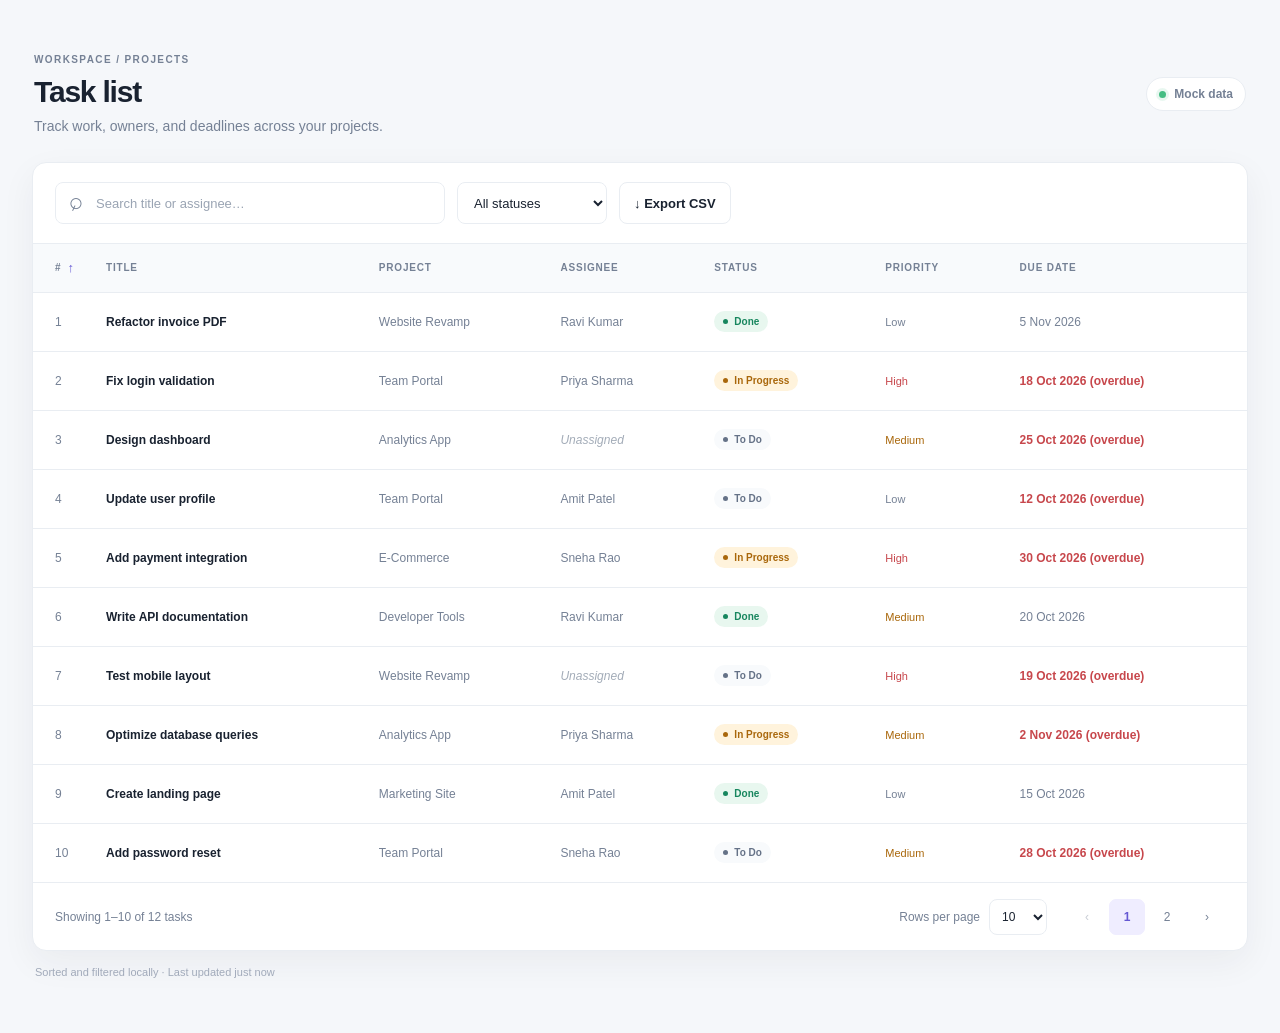
<file: index.html>
<!doctype html>
<html lang="en">
  <head>
    <meta charset="utf-8" />
    <meta name="viewport" content="width=device-width, initial-scale=1" />
    <meta
      name="description"
      content="Browse, search, sort, and manage a task list."
    />
    <title>Task List | Warm-up</title>
    <link rel="stylesheet" href="style.css" />
    <script src="script.js" defer></script>
  </head>
  <body>
    <main class="page-shell">
      <header class="page-header">
        <div>
          <p class="eyebrow">WORKSPACE / PROJECTS</p>
          <h1>Task list</h1>
          <p class="subtitle">
            Track work, owners, and deadlines across your projects.
          </p>
        </div>
        <span class="live-indicator"><span></span> Mock data</span>
      </header>

      <section class="panel" aria-label="Tasks">
        <div class="toolbar">
          <label class="search-wrap" for="search-input">
            <span class="search-icon" aria-hidden="true">⌕</span>
            <span class="visually-hidden">Search tasks</span>
            <input
              id="search-input"
              type="search"
              placeholder="Search title or assignee…"
              autocomplete="off"
            />
          </label>
          <label class="select-wrap" for="status-filter">
            <span class="visually-hidden">Filter by status</span>
            <select id="status-filter">
              <option value="all">All statuses</option>
              <option value="todo">To Do</option>
              <option value="in_progress">In Progress</option>
              <option value="done">Done</option>
            </select>
          </label>
          <button class="button button-quiet" id="export-button" type="button">
            ↓ <span>Export CSV</span>
          </button>
        </div>

        <div id="notice" class="notice" role="status" aria-live="polite">
          Loading tasks…
        </div>
        <div id="table-region" class="table-region" hidden>
          <table>
            <thead>
              <tr>
                <th scope="col" aria-sort="ascending">
                  <button class="sort-button" data-sort="id">
                    # <span class="sort-arrow">↑</span>
                  </button>
                </th>
                <th scope="col">
                  <button class="sort-button" data-sort="title">
                    Title <span class="sort-arrow"></span>
                  </button>
                </th>
                <th scope="col">
                  <button class="sort-button" data-sort="project">
                    Project <span class="sort-arrow"></span>
                  </button>
                </th>
                <th scope="col">
                  <button class="sort-button" data-sort="assignee">
                    Assignee <span class="sort-arrow"></span>
                  </button>
                </th>
                <th scope="col">
                  <button class="sort-button" data-sort="status">
                    Status <span class="sort-arrow"></span>
                  </button>
                </th>
                <th scope="col">
                  <button class="sort-button" data-sort="priority">
                    Priority <span class="sort-arrow"></span>
                  </button>
                </th>
                <th scope="col">
                  <button class="sort-button" data-sort="dueDate">
                    Due date <span class="sort-arrow"></span>
                  </button>
                </th>
              </tr>
            </thead>
            <tbody id="task-rows"></tbody>
          </table>
        </div>

        <footer class="table-footer" id="table-footer" hidden>
          <p id="summary" class="summary"></p>
          <div class="pagination-area">
            <label class="rows-control" for="page-size"
              >Rows per page
              <select id="page-size">
                <option>5</option>
                <option selected>10</option>
                <option>20</option>
              </select>
            </label>
            <nav
              class="pagination"
              id="pagination"
              aria-label="Task pages"
            ></nav>
          </div>
        </footer>
      </section>
      <p class="footnote">
        Sorted and filtered locally · Last updated just now
      </p>
    </main>
  </body>
</html>
</file>
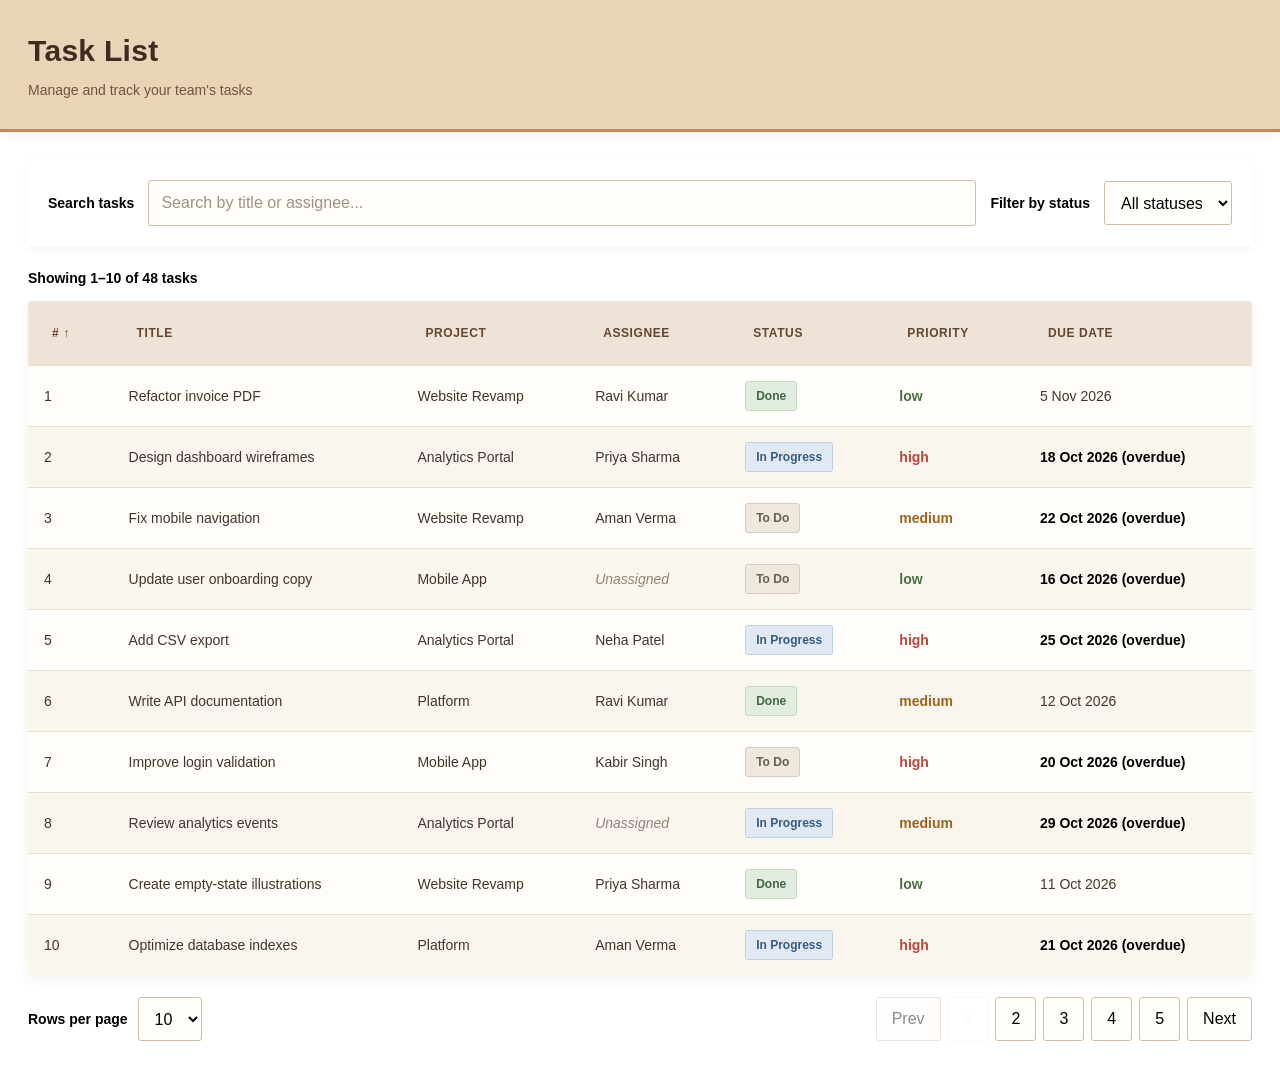
<file: ashid/index.html>
<!doctype html>
<html lang="en">
  <head>
    <meta charset="UTF-8" />
    <meta name="viewport" content="width=device-width, initial-scale=1.0" />
    <title>Task List Dashboard</title>
    <link rel="stylesheet" href="style.css" />
    <script src="script.js" defer></script>
  </head>
  <body>
    <header class="page-header">
      <h1>Task List</h1>
      <p>Manage and track your team's tasks</p>
    </header>

    <main class="container">
      <section class="toolbar" aria-label="Task controls">
        <label for="searchInput">Search tasks</label>
        <input
          type="search"
          id="searchInput"
          placeholder="Search by title or assignee..."
        />

        <label for="statusFilter">Filter by status</label>
        <select id="statusFilter">
          <option value="all">All statuses</option>
          <option value="todo">To Do</option>
          <option value="in_progress">In Progress</option>
          <option value="done">Done</option>
        </select>
      </section>

      <p id="taskSummary" aria-live="polite">Loading tasks...</p>

      <div id="errorMessage" role="alert" hidden>
        <p>Unable to load tasks.</p>
        <button id="retryButton" type="button">Try again</button>
      </div>

      <div class="table-wrapper">
        <table id="taskTable">
          <thead>
            <tr>
              <th scope="col">
                <button class="sort-button" data-sort="id">#</button>
              </th>
              <th scope="col">
                <button class="sort-button" data-sort="title">Title</button>
              </th>
              <th scope="col">
                <button class="sort-button" data-sort="project">Project</button>
              </th>
              <th scope="col">
                <button class="sort-button" data-sort="assignee">
                  Assignee
                </button>
              </th>
              <th scope="col">
                <button class="sort-button" data-sort="status">Status</button>
              </th>
              <th scope="col">
                <button class="sort-button" data-sort="priority">
                  Priority
                </button>
              </th>
              <th scope="col">
                <button class="sort-button" data-sort="dueDate">
                  Due date
                </button>
              </th>
            </tr>
          </thead>
          <tbody id="taskTableBody"></tbody>
        </table>
      </div>

      <section class="pagination" aria-label="Task pagination">
        <label for="pageSize">Rows per page</label>
        <select id="pageSize">
          <option value="5">5</option>
          <option value="10" selected>10</option>
          <option value="20">20</option>
        </select>

        <div id="pageControls"></div>
      </section>
    </main>
  </body>
</html>
</file>
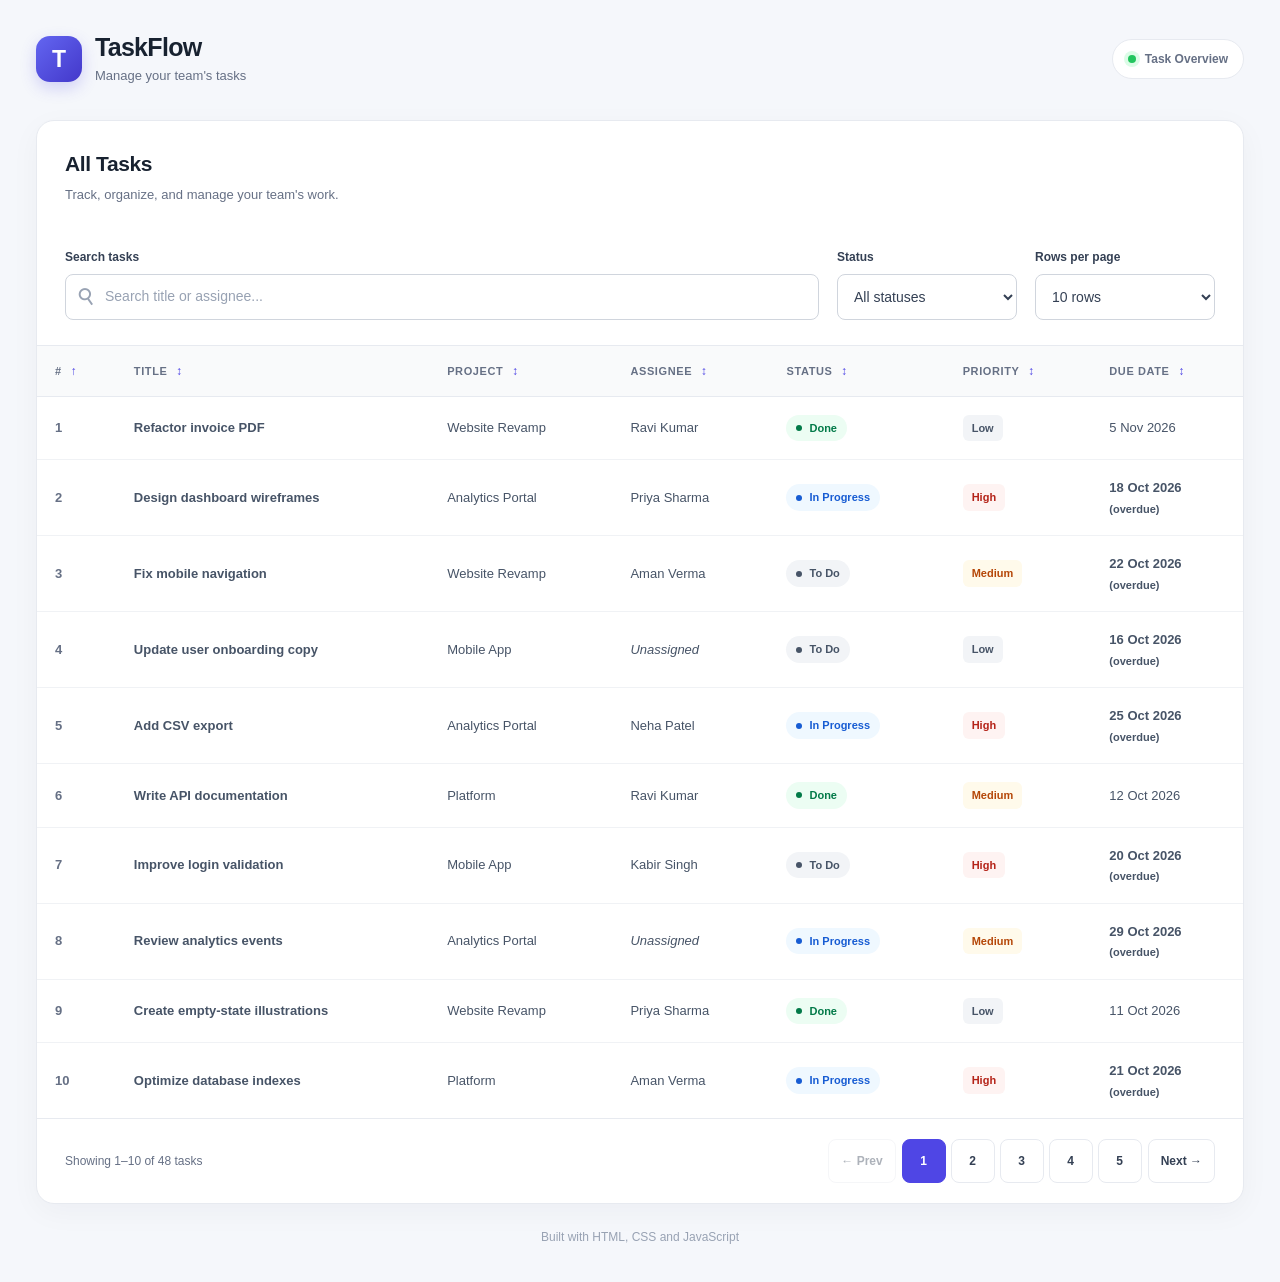
<file: chanaveer/index.html>
<!DOCTYPE html>
<html lang="en">

<head>
    <meta charset="UTF-8">

    <meta name="viewport" content="width=device-width, initial-scale=1.0">

    <title>TaskFlow | Task Manager</title>

    <link rel="stylesheet" href="style.css">

    <script src="script.js" defer></script>
</head>

<body>

    <main class="app-container">

        <!-- Page Header -->
        <header class="page-header">

            <div class="brand">
                <div class="brand-icon" aria-hidden="true">T</div>

                <div>
                    <h1>TaskFlow</h1>
                    <p class="subtitle">Manage your team's tasks</p>
                </div>
            </div>

            <div class="header-badge">
                <span class="live-dot"></span>
                Task Overview
            </div>

        </header>


        <!-- Main Content -->
        <section class="task-section" aria-labelledby="task-heading">

            <div class="section-heading">
                <div>
                    <h2 id="task-heading">All Tasks</h2>
                    <p>Track, organize, and manage your team's work.</p>
                </div>
            </div>


            <!-- Search and Filters -->
            <div class="toolbar">

                <div class="search-wrapper">

                    <label for="searchInput">Search tasks</label>

                    <div class="search-box">

                        <span class="search-icon" aria-hidden="true">
                            &#9906;
                        </span>

                        <input type="search" id="searchInput" placeholder="Search title or assignee..."
                            autocomplete="off">

                    </div>

                </div>


                <div class="filter-control">

                    <label for="statusFilter">Status</label>

                    <select id="statusFilter">

                        <option value="all">All statuses</option>

                        <option value="todo">To Do</option>

                        <option value="in_progress">In Progress</option>

                        <option value="done">Done</option>

                    </select>

                </div>


                <div class="filter-control page-size-control">

                    <label for="pageSizeSelect">Rows per page</label>

                    <select id="pageSizeSelect">

                        <option value="5">5 rows</option>

                        <option value="10" selected>10 rows</option>

                        <option value="20">20 rows</option>

                    </select>

                </div>

            </div>


            <!-- Loading and Error Messages -->
            <div id="messageContainer" class="message-container" role="status" aria-live="polite" hidden>
            </div>


            <!-- Table -->
            <div class="table-container" id="tableContainer">

                <table class="task-table">

                    <thead>
                        <tr>

                            <th data-field="id" scope="col">
                                # <span class="sort-icon" aria-hidden="true"></span>
                            </th>

                            <th data-field="title" scope="col">
                                Title <span class="sort-icon" aria-hidden="true"></span>
                            </th>

                            <th data-field="project" scope="col">
                                Project <span class="sort-icon" aria-hidden="true"></span>
                            </th>

                            <th data-field="assignee" scope="col">
                                Assignee <span class="sort-icon" aria-hidden="true"></span>
                            </th>

                            <th data-field="status" scope="col">
                                Status <span class="sort-icon" aria-hidden="true"></span>
                            </th>

                            <th data-field="priority" scope="col">
                                Priority <span class="sort-icon" aria-hidden="true"></span>
                            </th>

                            <th data-field="dueDate" scope="col">
                                Due date <span class="sort-icon" aria-hidden="true"></span>
                            </th>

                        </tr>
                    </thead>

                    <tbody id="taskTableBody"></tbody>

                </table>

            </div>


            <!-- Summary and Pagination -->
            <footer class="table-footer">

                <p id="paginationSummary" class="pagination-summary" aria-live="polite">
                    Showing 0–0 of 0 tasks
                </p>


                <nav class="pagination-controls" aria-label="Task table pagination">

                    <button type="button" id="prevBtn" class="pagination-button nav-button" aria-label="Previous page"
                        disabled>
                        &larr; Prev
                    </button>

                    <div id="pageButtons" class="page-numbers">
                    </div>

                    <button type="button" id="nextBtn" class="pagination-button nav-button" aria-label="Next page"
                        disabled>
                        Next &rarr;
                    </button>

                </nav>

            </footer>

        </section>


        <!-- Page Footer -->
        <footer class="app-footer">
            Built with HTML, CSS and JavaScript
        </footer>

    </main>

</body>

</html>
</file>
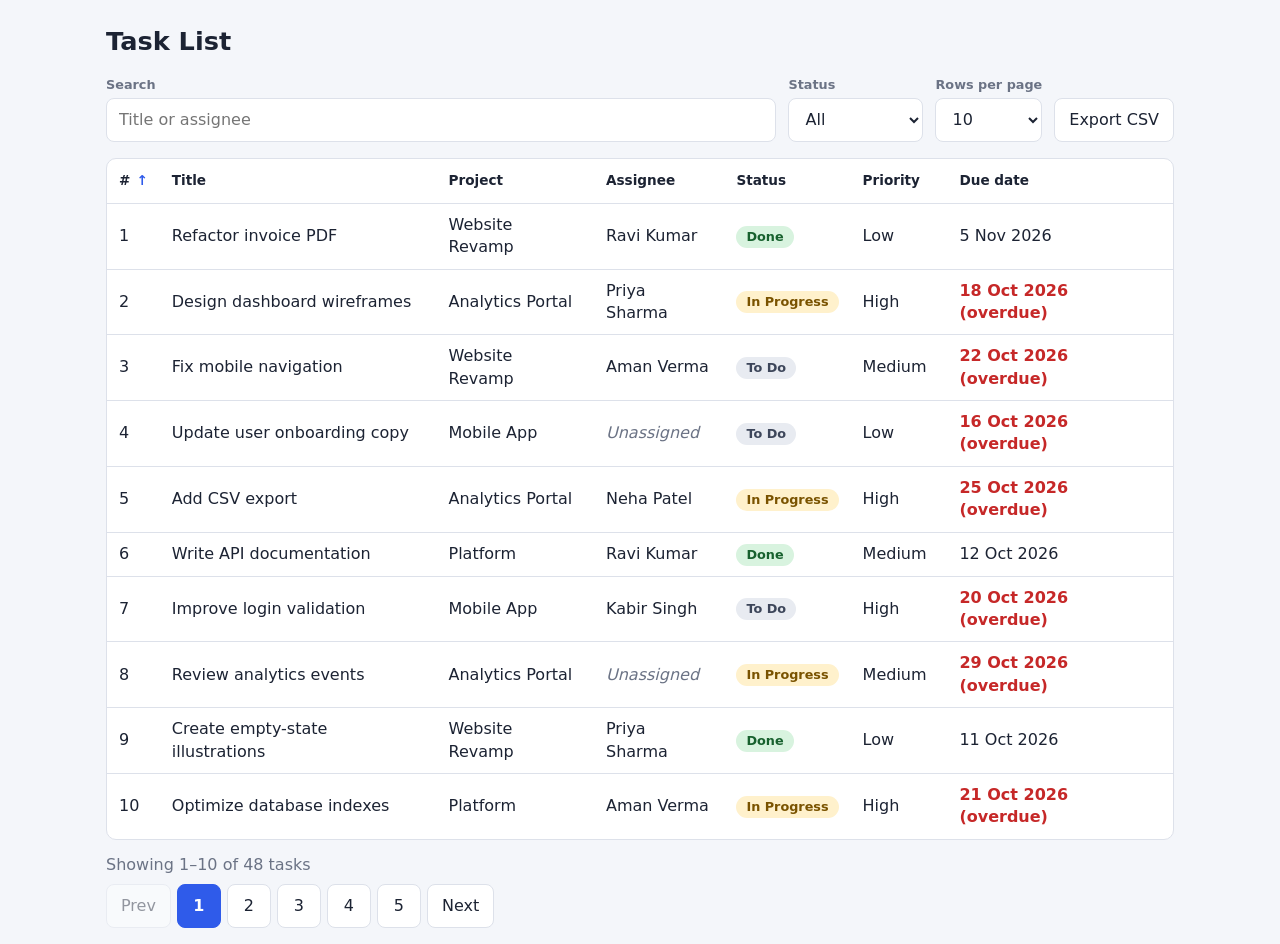
<file: js/index.html>
<!DOCTYPE html>
<html lang="en">
<head>
  <meta charset="UTF-8">
  <meta name="viewport" content="width=device-width, initial-scale=1">
  <title>Task List</title>
  <link rel="stylesheet" href="style.css">
</head>
<body>
  <main class="container">
    <h1>Task List</h1>

    <!-- Toolbar: search, filter, rows per page, export -->
    <section class="toolbar" aria-label="Search and filters">
      <div class="field grow">
        <label for="search">Search</label>
        <input type="search" id="search" placeholder="Title or assignee" autocomplete="off">
      </div>

      <div class="field">
        <label for="statusFilter">Status</label>
        <select id="statusFilter">
          <option value="all">All</option>
          <option value="todo">To Do</option>
          <option value="in_progress">In Progress</option>
          <option value="done">Done</option>
        </select>
      </div>

      <!-- Sorting controls for mobile (column headers are hidden on cards) -->
      <div class="field mobile-only">
        <label for="sortSelect">Sort by</label>
        <div class="sort-row">
          <select id="sortSelect"></select>
          <button type="button" id="sortDirBtn" aria-label="Reverse sort order">↑</button>
        </div>
      </div>

      <div class="field">
        <label for="pageSize">Rows per page</label>
        <select id="pageSize">
          <option value="5">5</option>
          <option value="10" selected>10</option>
          <option value="20">20</option>
        </select>
      </div>

      <button type="button" id="exportBtn" class="secondary">Export CSV</button>
    </section>

    <!-- Loading / error / empty messages are drawn here -->
    <div id="stateBox" role="status" aria-live="polite"></div>

    <div class="table-wrap" id="tableWrap">
      <table id="taskTable">
        <thead>
          <tr>
            <th scope="col" data-field="id"><button type="button" class="sort-btn" data-field="id">#<span class="arrow" aria-hidden="true"></span></button></th>
            <th scope="col" data-field="title"><button type="button" class="sort-btn" data-field="title">Title<span class="arrow" aria-hidden="true"></span></button></th>
            <th scope="col" data-field="project"><button type="button" class="sort-btn" data-field="project">Project<span class="arrow" aria-hidden="true"></span></button></th>
            <th scope="col" data-field="assignee"><button type="button" class="sort-btn" data-field="assignee">Assignee<span class="arrow" aria-hidden="true"></span></button></th>
            <th scope="col" data-field="status"><button type="button" class="sort-btn" data-field="status">Status<span class="arrow" aria-hidden="true"></span></button></th>
            <th scope="col" data-field="priority"><button type="button" class="sort-btn" data-field="priority">Priority<span class="arrow" aria-hidden="true"></span></button></th>
            <th scope="col" data-field="dueDate"><button type="button" class="sort-btn" data-field="dueDate">Due date<span class="arrow" aria-hidden="true"></span></button></th>
          </tr>
        </thead>
        <tbody id="taskBody"></tbody>
      </table>
    </div>

    <p id="summary" class="summary"></p>
    <nav id="pagination" class="pagination" aria-label="Pagination"></nav>
  </main>

  <script src="script.js"></script>
</body>
</html>
</file>
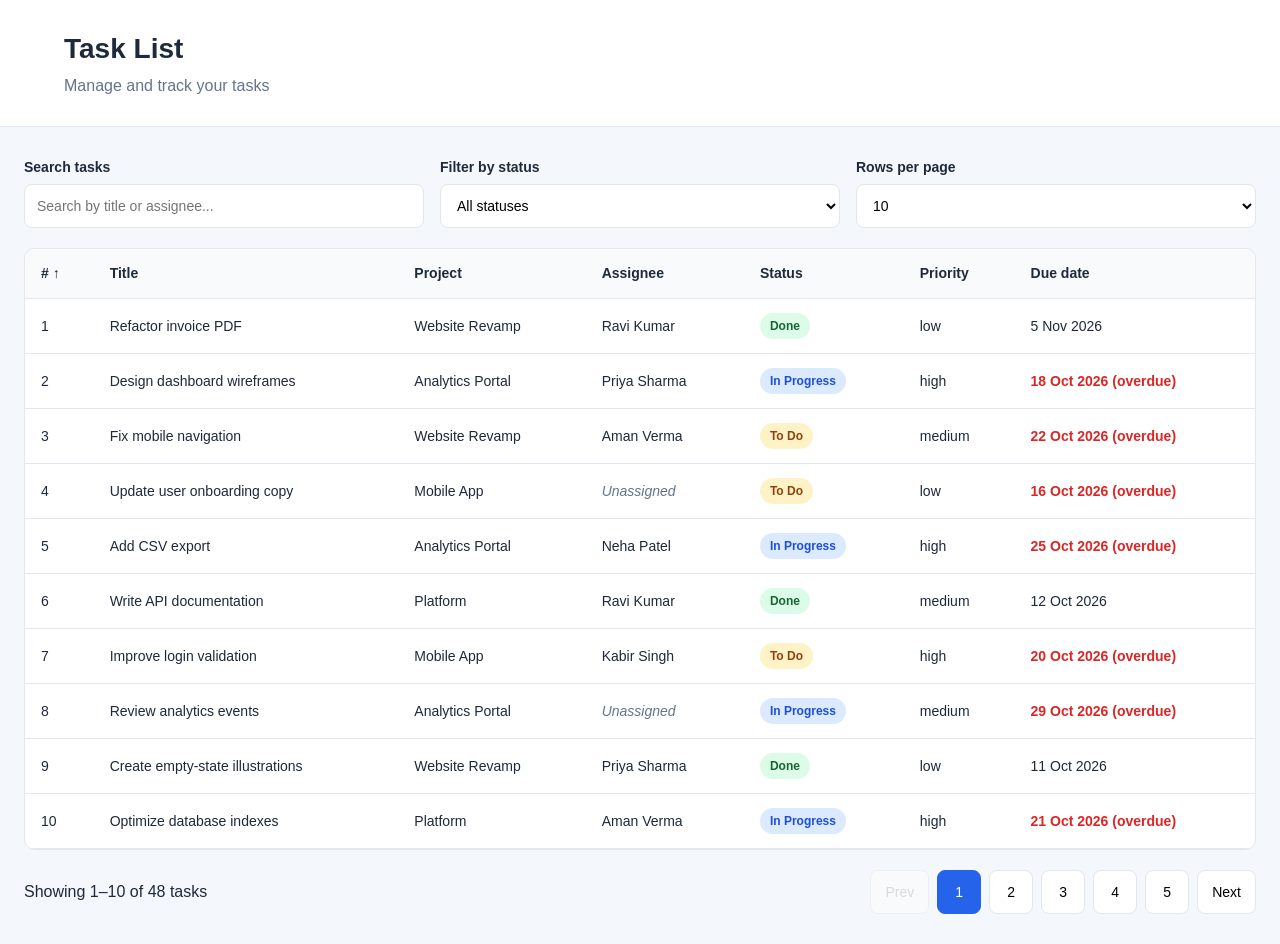
<file: task/index.html>
<!DOCTYPE html>
<html lang="en">
<head>
    <meta charset="UTF-8">
    <meta name="viewport" content="width=device-width, initial-scale=1.0">
    <title>Task List</title>

    <link rel="stylesheet" href="style.css">
    <script src="script.js" defer></script>
</head>

<body>
    <header class="page-header">
        <h1>Task List</h1>
        <p>Manage and track your tasks</p>
    </header>

    <main class="container">

        <!-- Search and filter controls -->
        <section class="toolbar" aria-label="Task search and filters">

            <div class="control">
                <label for="search">Search tasks</label>
                <input
                    type="search"
                    id="search"
                    placeholder="Search by title or assignee..."
                    autocomplete="off"
                >
            </div>

            <div class="control">
                <label for="status-filter">Filter by status</label>
                <select id="status-filter">
                    <option value="all">All statuses</option>
                    <option value="todo">To Do</option>
                    <option value="in_progress">In Progress</option>
                    <option value="done">Done</option>
                </select>
            </div>

            <div class="control">
                <label for="page-size">Rows per page</label>
                <select id="page-size">
                    <option value="5">5</option>
                    <option value="10" selected>10</option>
                    <option value="20">20</option>
                </select>
            </div>

        </section>

        <!-- Loading, error and empty-state messages -->
        <p id="message" role="status" aria-live="polite">
            Loading tasks...
        </p>

        <!-- Task table -->
        <div class="table-container">
            <table id="task-table">
                <thead>
                    <tr>
                        <th scope="col" data-sort="id">#</th>
                        <th scope="col" data-sort="title">Title</th>
                        <th scope="col" data-sort="project">Project</th>
                        <th scope="col" data-sort="assignee">Assignee</th>
                        <th scope="col" data-sort="status">Status</th>
                        <th scope="col" data-sort="priority">Priority</th>
                        <th scope="col" data-sort="dueDate">Due date</th>
                    </tr>
                </thead>

                <tbody id="task-body">
                    <!-- JavaScript will insert task rows here -->
                </tbody>
            </table>
        </div>

        <!-- Result summary and pagination -->
        <footer class="pagination-area">
            <p id="summary">Showing 0 tasks</p>

            <nav id="pagination" aria-label="Task pages">
                <button id="prev-page" type="button" disabled>
                    Prev
                </button>

                <div id="page-numbers"></div>

                <button id="next-page" type="button" disabled>
                    Next
                </button>
            </nav>
        </footer>

    </main>
</body>
</html>
</file>
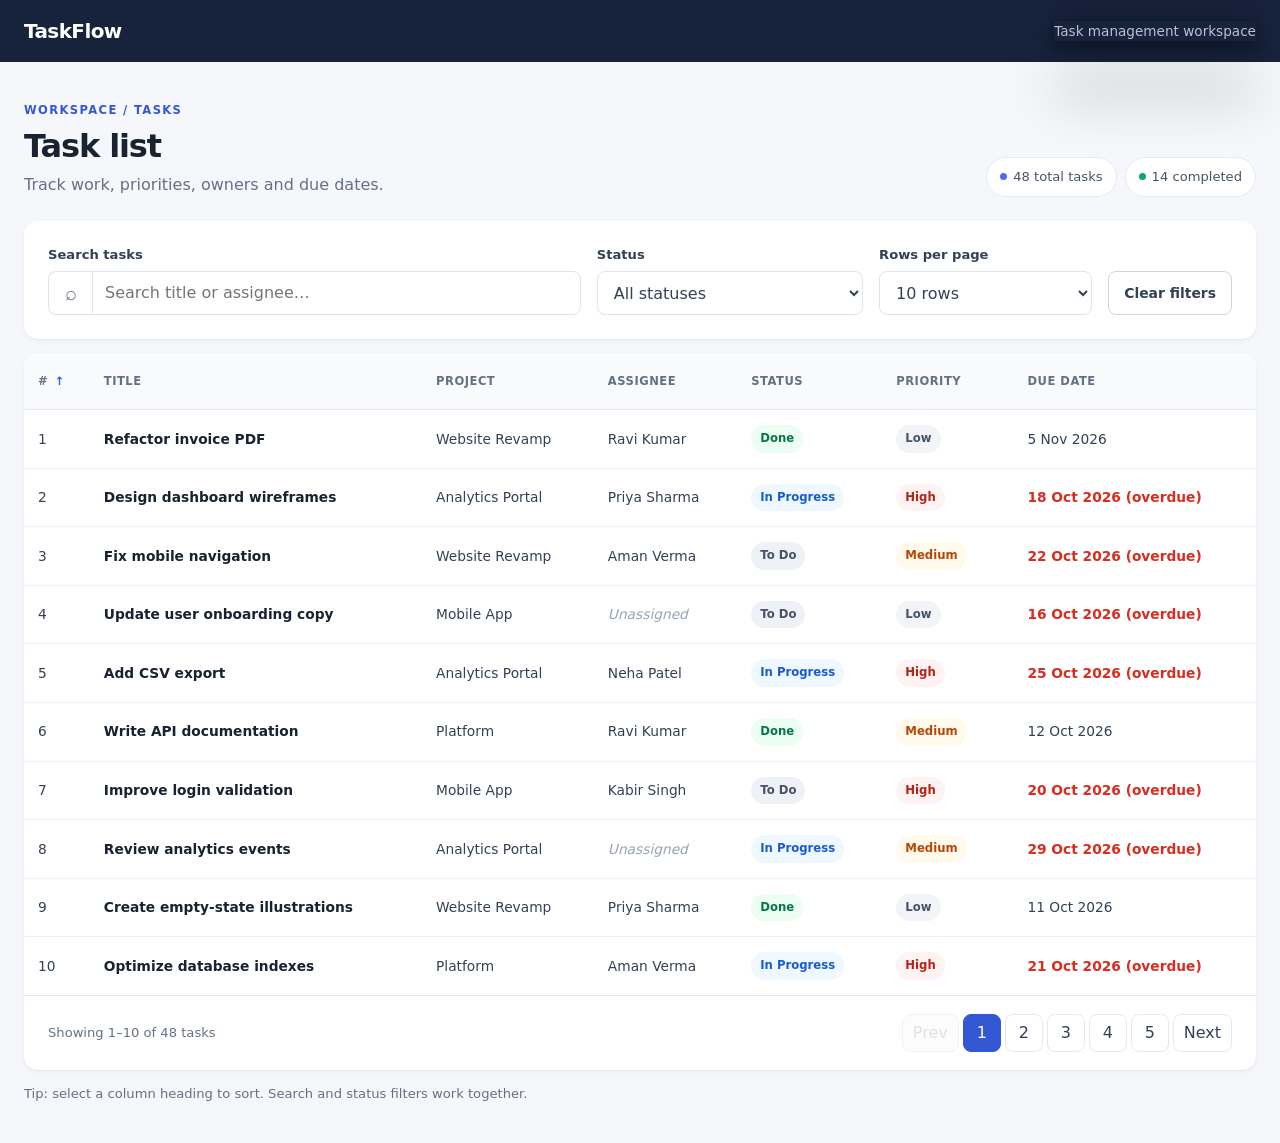
<file: your-name/index.html>
<!doctype html>
<html lang="en">
<head>
  <meta charset="utf-8">
  <meta name="viewport" content="width=device-width, initial-scale=1">
  <title>TaskFlow — Task Manager</title>
  <link rel="stylesheet" href="style.css">
  <script src="script.js" defer></script>
</head>
<body>
  <nav class="app-navbar">
    <div class="navbar-inner">
      <a class="navbar-brand" href="#">TaskFlow</a>
      <span class="navbar-text">Task management workspace</span>
    </div>
  </nav>
  <main class="app-shell">
    <header class="page-heading">
      <div>
        <p class="eyebrow">WORKSPACE / TASKS</p>
        <h1>Task list</h1>
        <p class="subheading">Track work, priorities, owners and due dates.</p>
      </div>
      <div class="summary-pills">
        <span class="summary-pill"><span class="dot dot-blue"></span><span id="total-count">—</span> total tasks</span>
        <span class="summary-pill"><span class="dot dot-green"></span><span id="done-count">—</span> completed</span>
      </div>
    </header>
    <section class="filter-card" aria-label="Task controls">
      <div class="filter-grid">
        <div class="field field-search">
          <label for="search" class="form-label">Search tasks</label>
          <div class="input-group">
            <span class="input-group-text" aria-hidden="true">⌕</span>
            <input id="search" class="form-control" type="search" placeholder="Search title or assignee…" autocomplete="off">
          </div>
        </div>
        <div class="field">
          <label for="status-filter" class="form-label">Status</label>
          <select id="status-filter" class="form-select">
            <option value="all">All statuses</option>
            <option value="todo">To Do</option>
            <option value="in_progress">In Progress</option>
            <option value="done">Done</option>
          </select>
        </div>
        <div class="field">
          <label for="page-size" class="form-label">Rows per page</label>
          <select id="page-size" class="form-select">
            <option value="5">5 rows</option>
            <option value="10" selected>10 rows</option>
            <option value="20">20 rows</option>
          </select>
        </div>
        <div class="field field-clear">
          <button id="clear-filters" class="btn btn-outline-secondary" type="button">Clear filters</button>
        </div>
      </div>
    </section>
    <section class="table-card">
      <div class="table-wrap">
        <table class="task-table" id="task-table">
          <thead>
            <tr>
              <th scope="col"><button class="sort-button" data-sort="id" type="button"># <span class="sort-arrow"></span></button></th>
              <th scope="col"><button class="sort-button" data-sort="title" type="button">Title <span class="sort-arrow"></span></button></th>
              <th scope="col"><button class="sort-button" data-sort="project" type="button">Project <span class="sort-arrow"></span></button></th>
              <th scope="col"><button class="sort-button" data-sort="assignee" type="button">Assignee <span class="sort-arrow"></span></button></th>
              <th scope="col"><button class="sort-button" data-sort="status" type="button">Status <span class="sort-arrow"></span></button></th>
              <th scope="col"><button class="sort-button" data-sort="priority" type="button">Priority <span class="sort-arrow"></span></button></th>
              <th scope="col"><button class="sort-button" data-sort="dueDate" type="button">Due date <span class="sort-arrow"></span></button></th>
            </tr>
          </thead>
          <tbody id="task-rows">
            <tr><td colspan="7">Loading tasks...</td></tr>
          </tbody>
        </table>
      </div>
      <div id="table-state" class="state-panel d-none"></div>
      <footer class="pagination-footer">
        <p id="showing-text" class="showing-text" aria-live="polite">Loading tasks…</p>
        <nav aria-label="Task pages"><ul id="pagination" class="pagination"></ul></nav>
      </footer>
    </section>
    <p class="tip">Tip: select a column heading to sort. Search and status filters work together.</p>
  </main>
</body>
</html>
</file>
<file: style.css>
:root {
  color-scheme: light dark;
  --bg: #f5f7fa;
  --surface: #fff;
  --surface-soft: #f8fafc;
  --text: #192230;
  --muted: #758195;
  --line: #e9edf2;
  --accent: #6558d3;
  --accent-soft: #efedff;
  --green: #17865e;
  --green-bg: #e8f7ef;
  --amber: #a9670b;
  --amber-bg: #fff3dc;
  --red: #c7474c;
  --red-bg: #ffebeb;
  --shadow: 0 12px 35px rgba(28, 39, 58, 0.055);
  font-family: -apple-system, BlinkMacSystemFont, "Segoe UI", sans-serif;
}

@media (prefers-color-scheme: dark) {
  :root {
    --bg: #12151c;
    --surface: #1a1f29;
    --surface-soft: #222936;
    --text: #edf1f7;
    --muted: #9aa5b5;
    --line: #2d3542;
    --accent: #a49aff;
    --accent-soft: #302b52;
    --green: #7bd8aa;
    --green-bg: #1c3b30;
    --amber: #f1bd68;
    --amber-bg: #46371e;
    --red: #ff9292;
    --red-bg: #48272b;
    --shadow: 0 12px 35px rgba(0, 0, 0, 0.15);
  }
}

* {
  box-sizing: border-box;
}
body {
  margin: 0;
  min-width: 320px;
  background: var(--bg);
  color: var(--text);
}
button,
input,
select {
  font: inherit;
}
button,
select {
  color: inherit;
}
.page-shell {
  width: min(1440px, calc(100% - 64px));
  margin: 0 auto;
  padding: 54px 0 40px;
}
.page-header {
  display: flex;
  justify-content: space-between;
  align-items: center;
  margin: 0 2px 28px;
}
.eyebrow {
  margin: 0 0 9px;
  color: var(--muted);
  font-size: 10px;
  font-weight: 700;
  letter-spacing: 0.14em;
}
h1 {
  margin: 0;
  font:
    800 30px/1.2 -apple-system,
    BlinkMacSystemFont,
    "Segoe UI",
    sans-serif;
  letter-spacing: -0.04em;
}
.subtitle {
  margin: 8px 0 0;
  color: var(--muted);
  font-size: 14px;
}
.live-indicator {
  display: inline-flex;
  gap: 8px;
  align-items: center;
  padding: 9px 12px;
  border: 1px solid var(--line);
  border-radius: 999px;
  color: var(--muted);
  background: var(--surface);
  font-size: 12px;
  font-weight: 600;
}
.live-indicator span {
  width: 7px;
  height: 7px;
  border-radius: 50%;
  background: #45bd83;
  box-shadow: 0 0 0 3px rgba(69, 189, 131, 0.12);
}
.panel {
  overflow: hidden;
  border: 1px solid var(--line);
  border-radius: 14px;
  background: var(--surface);
  box-shadow: var(--shadow);
}
.toolbar {
  display: flex;
  align-items: center;
  gap: 12px;
  padding: 19px 22px;
  border-bottom: 1px solid var(--line);
}
.search-wrap {
  position: relative;
  display: flex;
  align-items: center;
  flex: 1;
  min-width: 180px;
  max-width: 390px;
}
.search-icon {
  position: absolute;
  left: 13px;
  top: 7px;
  color: var(--muted);
  font-size: 24px;
  line-height: 1;
  transform: rotate(-20deg);
}
input[type="search"],
select {
  min-height: 42px;
  border: 1px solid var(--line);
  border-radius: 8px;
  outline: none;
  background: var(--surface);
  color: var(--text);
}
input[type="search"] {
  width: 100%;
  padding: 0 12px 0 40px;
  font-size: 13px;
}
input::placeholder {
  color: #9aa4b3;
}
input:focus,
select:focus,
button:focus-visible {
  border-color: var(--accent);
  outline: 3px solid color-mix(in srgb, var(--accent) 20%, transparent);
}
.select-wrap select {
  min-width: 150px;
  padding: 0 32px 0 12px;
  font-size: 13px;
}
.button {
  min-height: 42px;
  border: 1px solid var(--line);
  border-radius: 8px;
  padding: 0 14px;
  cursor: pointer;
  font-size: 13px;
  font-weight: 600;
}
.button-quiet {
  background: var(--surface);
  color: var(--text);
}
.button-quiet:hover {
  background: var(--surface-soft);
}
.notice {
  padding: 52px 22px;
  text-align: center;
  color: var(--muted);
  font-size: 14px;
}
.notice.error {
  color: var(--red);
}
.notice.empty {
  color: var(--muted);
}
.notice button {
  display: block;
  margin: 18px auto 0;
}
.table-region {
  width: 100%;
}
table {
  width: 100%;
  border-collapse: collapse;
  text-align: left;
}
thead {
  background: var(--surface-soft);
}
th {
  padding: 0 15px;
  height: 48px;
  color: var(--muted);
  font-size: 10px;
  font-weight: 700;
  letter-spacing: 0.08em;
  text-transform: uppercase;
  white-space: nowrap;
}
th:first-child,
td:first-child {
  padding-left: 22px;
  width: 58px;
}
th:last-child,
td:last-child {
  padding-right: 22px;
}
.sort-button {
  display: inline-flex;
  gap: 6px;
  align-items: center;
  min-height: 44px;
  border: 0;
  padding: 0;
  background: transparent;
  color: inherit;
  cursor: pointer;
  font: inherit;
  letter-spacing: inherit;
  text-transform: inherit;
}
.sort-button:hover {
  color: var(--accent);
}
.sort-arrow {
  color: var(--accent);
  font-size: 13px;
}
td {
  height: 59px;
  border-top: 1px solid var(--line);
  padding: 9px 15px;
  font-size: 12px;
  white-space: nowrap;
}
tbody tr:hover {
  background: color-mix(in srgb, var(--surface-soft) 66%, transparent);
}
.id-cell {
  color: var(--muted);
  font-variant-numeric: tabular-nums;
}
.title-cell {
  max-width: 285px;
  overflow: hidden;
  text-overflow: ellipsis;
  color: var(--text);
  font-weight: 600;
}
.project-cell,
.assignee-cell {
  color: var(--muted);
}
.unassigned {
  color: #a3acb8;
  font-style: italic;
}
.badge {
  display: inline-flex;
  align-items: center;
  gap: 6px;
  border-radius: 999px;
  padding: 5px 9px;
  font-size: 10px;
  font-weight: 700;
}
.badge::before {
  content: "";
  width: 5px;
  height: 5px;
  border-radius: 50%;
  background: currentColor;
}
.status-done {
  color: var(--green);
  background: var(--green-bg);
}
.status-in_progress {
  color: var(--amber);
  background: var(--amber-bg);
}
.status-todo {
  color: #657287;
  background: var(--surface-soft);
}
.priority {
  color: var(--muted);
  font-size: 11px;
  text-transform: capitalize;
}
.priority-high {
  color: var(--red);
}
.priority-medium {
  color: var(--amber);
}
.due-date {
  color: var(--muted);
  font-variant-numeric: tabular-nums;
}
.due-date.overdue {
  color: var(--red);
  font-weight: 600;
}
mark {
  border-radius: 2px;
  background: #fff0a8;
  color: #332b14;
}
.table-footer {
  display: flex;
  justify-content: space-between;
  align-items: center;
  gap: 20px;
  min-height: 68px;
  padding: 12px 22px;
  border-top: 1px solid var(--line);
}
.summary,
.rows-control {
  color: var(--muted);
  font-size: 12px;
}
.summary {
  margin: 0;
}
.pagination-area {
  display: flex;
  align-items: center;
  gap: 22px;
}
.rows-control {
  display: flex;
  align-items: center;
  gap: 9px;
  white-space: nowrap;
}
.rows-control select {
  min-height: 36px;
  min-width: 58px;
  padding: 0 8px;
  font-size: 12px;
}
.pagination {
  display: flex;
  gap: 4px;
  align-items: center;
}
.page-button {
  display: inline-flex;
  justify-content: center;
  align-items: center;
  min-width: 36px;
  height: 36px;
  border: 1px solid transparent;
  border-radius: 7px;
  background: transparent;
  color: var(--muted);
  cursor: pointer;
  font-size: 12px;
}
.page-button:hover:not(:disabled) {
  border-color: var(--line);
  background: var(--surface-soft);
  color: var(--text);
}
.page-button[aria-current="page"] {
  border-color: var(--accent-soft);
  background: var(--accent-soft);
  color: var(--accent);
  font-weight: 700;
}
.page-button:disabled {
  cursor: not-allowed;
  opacity: 0.4;
}
.ellipsis {
  padding: 0 4px;
  color: var(--muted);
  font-size: 12px;
}
.footnote {
  margin: 15px 3px;
  color: #a1aaba;
  font-size: 11px;
}
.visually-hidden {
  position: absolute;
  width: 1px;
  height: 1px;
  overflow: hidden;
  clip: rect(0, 0, 0, 0);
  white-space: nowrap;
  clip-path: inset(50%);
}

@media (max-width: 1023px) {
  .page-shell {
    width: min(100% - 36px, 920px);
    padding-top: 34px;
  }
  .table-region {
    overflow-x: auto;
  }
  th,
  td {
    padding-left: 11px;
    padding-right: 11px;
  }
  th:first-child,
  td:first-child {
    padding-left: 17px;
  }
  th:last-child,
  td:last-child {
    padding-right: 17px;
  }
}

@media (max-width: 767px) {
  .page-shell {
    width: calc(100% - 28px);
    padding: 28px 0;
  }
  .page-header {
    align-items: flex-start;
    margin: 0 1px 20px;
  }
  h1 {
    font-size: 27px;
  }
  .subtitle {
    max-width: 250px;
    font-size: 13px;
    line-height: 1.5;
  }
  .live-indicator {
    margin-top: 5px;
    padding: 8px 9px;
    font-size: 10px;
  }
  .toolbar {
    flex-wrap: wrap;
    padding: 14px;
    gap: 9px;
  }
  .search-wrap {
    flex-basis: 100%;
    max-width: none;
  }
  .select-wrap {
    flex: 1;
  }
  .select-wrap select {
    width: 100%;
  }
  .button {
    flex: none;
    padding: 0 11px;
  }
  .table-region {
    overflow: visible;
    padding: 10px 12px 0;
  }
  table,
  tbody {
    display: block;
    width: 100%;
  }
  thead {
    position: absolute;
    width: 1px;
    height: 1px;
    overflow: hidden;
    clip: rect(0, 0, 0, 0);
    clip-path: inset(50%);
  }
  tbody tr {
    display: grid;
    grid-template-columns: 1fr 1fr;
    gap: 0 12px;
    margin: 0 0 11px;
    padding: 8px 12px;
    border: 1px solid var(--line);
    border-radius: 10px;
    background: var(--surface);
  }
  tbody tr:hover {
    background: var(--surface);
  }
  td,
  td:first-child,
  td:last-child {
    display: flex;
    align-items: center;
    justify-content: space-between;
    gap: 7px;
    min-width: 0;
    height: auto;
    min-height: 44px;
    border: 0;
    padding: 5px 0;
    white-space: normal;
    text-align: right;
    font-size: 11px;
  }
  td::before {
    content: attr(data-label);
    flex: 0 0 auto;
    color: var(--muted);
    font-size: 10px;
    font-weight: 600;
    text-align: left;
  }
  .id-cell {
    display: none;
  }
  .title-cell {
    grid-column: 1 / -1;
    max-width: none;
    border-bottom: 1px solid var(--line);
    margin-bottom: 3px;
    padding-bottom: 10px;
    text-align: left;
    font-size: 13px;
  }
  .title-cell::before {
    content: "# " attr(data-id) " · Title";
  }
  .project-cell {
    grid-column: 1 / -1;
  }
  .table-footer {
    align-items: flex-start;
    flex-direction: column;
    gap: 12px;
    padding: 14px;
  }
  .pagination-area {
    width: 100%;
    justify-content: space-between;
    gap: 8px;
  }
  .rows-control {
    gap: 6px;
    font-size: 11px;
  }
  .pagination {
    gap: 0;
  }
  .page-button {
    min-width: 36px;
    height: 44px;
  }
  .notice {
    padding: 42px 18px;
  }
}

@media (max-width: 380px) {
  .page-shell {
    width: calc(100% - 20px);
  }
  .live-indicator {
    font-size: 0;
  }
  .live-indicator span {
    width: 8px;
    height: 8px;
  }
  .pagination-area {
    flex-wrap: wrap;
  }
}
</file>
<file: ashid/style.css>
```css
/* =========================================
   1. Warm cream and coffee color palette
========================================= */
:root {
  --primary: #98613f;
  --primary-light: #f0e1d2;
  --background: #f5f0e7;
  --surface: #fffdf9;
  --text: #35281f;
  --muted: #827468;
  --border: #ded1c2;
  --danger: #b7473b;
  --brown-dark: #4a3428;
  --brown-light: #eee2d5;
}

* {
  box-sizing: border-box;
}

body {
  margin: 0;
  font-family: Arial, sans-serif;
  background: var(--background);
  color: var(--text);
  line-height: 1.5;
}

/* =========================================
   2. Page header
========================================= */
.page-header {
  background: #ead4b8;
  color: #3f2b20;
  padding: 28px;
  border-bottom: 3px solid #c18a5b;
  box-shadow: 0 3px 10px rgba(74, 52, 40, 0.08);
}

.page-header h1 {
  margin: 0;
  font-size: 30px;
  font-weight: 700;
  letter-spacing: 0.3px;
  color: #3f2b20;
}

.page-header p {
  margin: 7px 0 0;
  color: #70533e;
  font-size: 14px;
}

/* =========================================
   3. Main content
========================================= */
.container {
  width: min(1400px, 100%);
  margin: 0 auto;
  padding: 28px;
}

/* =========================================
   4. Search and filter toolbar
========================================= */
.toolbar {
  display: flex;
  align-items: center;
  flex-wrap: wrap;
  gap: 14px;
  padding: 20px;
  background: var(--surface);
  border: 1px solid var(--border);
  border-left: 5px solid var(--primary);
  border-radius: 4px;
  box-shadow: 0 3px 10px rgba(74, 52, 40, 0.05);
}

.toolbar label,
.pagination label {
  font-size: 14px;
  font-weight: 700;
  color: var(--brown-dark);
}

input,
select,
button {
  font: inherit;
}

.toolbar input,
.toolbar select,
.pagination select {
  min-height: 44px;
  padding: 10px 12px;
  border: 1px solid #cdbba8;
  border-radius: 3px;
  background: #fffefa;
  color: var(--text);
}

.toolbar input {
  flex: 1;
  min-width: 200px;
}

input::placeholder {
  color: #a09284;
}

input:focus,
select:focus {
  outline: 2px solid #b7835c;
  outline-offset: 2px;
  border-color: var(--primary);
}

#taskSummary {
  margin: 22px 0 12px;
  color: var(--muted);
  font-size: 14px;
  font-weight: 600;
}

/* =========================================
   5. Task table
========================================= */
.table-wrapper {
  background: var(--surface);
  border: 1px solid var(--border);
  border-top: 4px solid var(--brown-dark);
  border-radius: 4px;
  overflow-x: auto;
  box-shadow: 0 4px 14px rgba(74, 52, 40, 0.06);
}

table {
  width: 100%;
  border-collapse: collapse;
  text-align: left;
}

th,
td {
  padding: 15px 16px;
  border-bottom: 1px solid #eadfd3;
}

th {
  background: #eee3d6;
  color: #634632;
  font-size: 12px;
  text-transform: uppercase;
  letter-spacing: 0.05em;
  white-space: nowrap;
}

td {
  font-size: 14px;
  color: #44352b;
}

tbody tr {
  background: #fffdf9;
  transition: background 0.15s ease;
}

tbody tr:nth-child(even) {
  background: #faf5ed;
}

tbody tr:hover {
  background: #f0e4d6;
}

tbody tr:last-child td {
  border-bottom: none;
}

/* =========================================
   6. Status badges
========================================= */
.badge {
  display: inline-block;
  padding: 5px 10px;
  border: 1px solid transparent;
  border-radius: 3px;
  font-size: 12px;
  font-weight: 700;
  white-space: nowrap;
}

.status-todo {
  background: #eee8df;
  color: #6b5c4d;
  border-color: #d8cbbd;
}

.status-in_progress {
  background: #e1eaf4;
  color: #345b80;
  border-color: #bfd0e1;
}

.status-done {
  background: #e1eddf;
  color: #416642;
  border-color: #c4d9c0;
}

/* =========================================
   7. Priority labels
========================================= */
.priority-low {
  color: #477044;
  font-weight: 600;
}

.priority-medium {
  color: #9a641c;
  font-weight: 600;
}

.priority-high {
  color: #b7473b;
  font-weight: 700;
}

/* =========================================
   8. Assignee and overdue date
========================================= */
.unassigned {
  color: #948477;
  font-style: italic;
}

.overdue {
  color: var(--danger);
  font-weight: 700;
}

/* =========================================
   9. Pagination controls
========================================= */
.pagination {
  display: flex;
  align-items: center;
  flex-wrap: wrap;
  gap: 10px;
  margin-top: 22px;
}

#pageControls {
  display: flex;
  flex-wrap: wrap;
  gap: 7px;
  margin-left: auto;
}

button {
  min-height: 44px;
  padding: 9px 15px;
  border: 1px solid #d0bdab;
  border-radius: 3px;
  background: #fffdf9;
  color: var(--brown-dark);
  cursor: pointer;
  transition:
    background 0.15s ease,
    border-color 0.15s ease;
}

button:hover:not(:disabled) {
  background: #f0e1d2;
  border-color: var(--primary);
  color: #68452f;
}

button:disabled {
  opacity: 0.45;
  cursor: not-allowed;
}

button.active {
  background: var(--brown-dark);
  color: #fff8ee;
  border-color: var(--brown-dark);
}

/* =========================================
   10. Table sorting buttons
========================================= */
.sort-button {
  min-height: 34px;
  padding: 5px 7px;
  border: 1px solid transparent;
  border-radius: 2px;
  background: transparent;
  color: inherit;
  font-size: inherit;
  font-weight: inherit;
  text-transform: inherit;
  letter-spacing: inherit;
}

.sort-button:hover:not(:disabled) {
  background: #e1d0bd;
  color: #4a3428;
  border-color: #cdb79f;
}

.sort-button:focus-visible {
  outline: 2px solid var(--primary);
  outline-offset: 2px;
}

/* =========================================
   11. Error message
========================================= */
#errorMessage {
  margin: 16px 0;
  padding: 16px;
  background: #fae8e3;
  color: #913b31;
  border: 1px solid #e7b9ae;
  border-left: 5px solid var(--danger);
  border-radius: 3px;
}

/* =========================================
   12. Mobile responsive layout
========================================= */
@media (max-width: 767px) {
  .page-header {
    padding: 22px 16px;
  }

  .page-header h1 {
    font-size: 24px;
  }

  .container {
    padding: 16px;
  }

  .toolbar {
    align-items: stretch;
    flex-direction: column;
    padding: 15px;
  }

  .toolbar input {
    width: 100%;
    min-width: 0;
  }

  .toolbar select {
    width: 100%;
  }

  .table-wrapper {
    overflow: visible;
    border: none;
    background: transparent;
    box-shadow: none;
  }

  table,
  tbody {
    display: block;
    width: 100%;
  }

  thead {
    display: none;
  }

  tbody tr {
    display: block;
    margin-bottom: 16px;
    padding: 8px 14px;
    background: var(--surface);
    border: 1px solid var(--border);
    border-top: 3px solid #b7835c;
    border-radius: 3px;
    box-shadow: 0 3px 9px rgba(74, 52, 40, 0.05);
  }

  tbody tr:nth-child(even) {
    background: var(--surface);
  }

  tbody tr:hover {
    background: #faf3e9;
  }

  tbody td {
    display: flex;
    justify-content: space-between;
    align-items: flex-start;
    gap: 12px;
    padding: 11px 0;
    border-bottom: 1px solid #eadfd3;
    overflow-wrap: anywhere;
    text-align: right;
  }

  tbody td:last-child {
    border-bottom: none;
  }

  tbody td::before {
    content: attr(data-label);
    font-weight: 700;
    color: #806b59;
    text-align: left;
    flex-shrink: 0;
  }

  #pageControls {
    width: 100%;
    margin-left: 0;
  }

  #pageControls button {
    flex: 1;
    min-width: 44px;
  }
}
</file>
<file: chanaveer/style.css>
/* ========================================
   1. DESIGN VARIABLES
======================================== */

:root {
    --primary: #4f46e5;
    --primary-dark: #4338ca;
    --primary-light: #eef2ff;

    --background: #f5f7fb;
    --surface: #ffffff;

    --text-primary: #182230;
    --text-secondary: #667085;
    --text-muted: #98a2b3;

    --border: #e7eaf0;

    --success: #15803d;
    --success-bg: #dcfce7;

    --warning: #b45309;
    --warning-bg: #fef3c7;

    --danger: #b42318;
    --danger-bg: #fee4e2;

    --radius-sm: 8px;
    --radius-md: 12px;
    --radius-lg: 18px;

    --shadow:
        0 8px 30px rgba(16, 24, 40, 0.04);
}


/* ========================================
   2. RESET AND GLOBAL STYLES
======================================== */

* {
    box-sizing: border-box;
}

body {
    margin: 0;
    min-height: 100vh;

    background: var(--background);
    color: var(--text-primary);

    font-family:
        Inter,
        -apple-system,
        BlinkMacSystemFont,
        "Segoe UI",
        sans-serif;

    font-size: 14px;
    line-height: 1.5;
}

button,
input,
select {
    font: inherit;
}

button,
select {
    cursor: pointer;
}

button:disabled {
    cursor: not-allowed;
    opacity: 0.4;
}

button:focus-visible,
input:focus-visible,
select:focus-visible {
    outline: 3px solid rgba(79, 70, 229, 0.25);
    outline-offset: 2px;
}

[hidden] {
    display: none !important;
}


/* ========================================
   3. MAIN LAYOUT
======================================== */

.app-container {
    width: min(1440px, 100%);
    margin: 0 auto;
    padding: 32px 36px;
}


/* ========================================
   4. PAGE HEADER
======================================== */

.page-header {
    display: flex;
    align-items: center;
    justify-content: space-between;

    gap: 20px;
    margin-bottom: 34px;
}

.brand {
    display: flex;
    align-items: center;
    gap: 13px;
}

.brand-icon {
    display: grid;
    place-items: center;

    width: 46px;
    height: 46px;

    border-radius: 14px;

    background:
        linear-gradient(135deg, #6366f1, #4338ca);

    color: white;
    font-size: 23px;
    font-weight: 800;

    box-shadow:
        0 6px 16px rgba(79, 70, 229, 0.22);
}

.brand h1 {
    margin: 0;

    font-size: 25px;
    line-height: 1.2;
    letter-spacing: -0.7px;
}

.subtitle {
    margin: 4px 0 0;
    color: var(--text-secondary);
    font-size: 13px;
}

.header-badge {
    display: flex;
    align-items: center;
    gap: 9px;

    padding: 10px 15px;

    background: white;
    border: 1px solid var(--border);
    border-radius: 30px;

    color: var(--text-secondary);
    font-size: 12px;
    font-weight: 600;
}

.live-dot {
    width: 8px;
    height: 8px;

    border-radius: 50%;
    background: #22c55e;

    box-shadow: 0 0 0 4px #dcfce7;
}


/* ========================================
   5. TASK SECTION
======================================== */

.task-section {
    background: var(--surface);

    border: 1px solid var(--border);
    border-radius: var(--radius-lg);

    box-shadow: var(--shadow);

    overflow: hidden;
}

.section-heading {
    padding: 27px 28px 23px;
}

.section-heading h2 {
    margin: 0;

    font-size: 21px;
    letter-spacing: -0.4px;
}

.section-heading p {
    margin: 6px 0 0;

    color: var(--text-secondary);
    font-size: 13px;
}


/* ========================================
   6. SEARCH AND FILTER TOOLBAR
======================================== */

.toolbar {
    display: flex;
    align-items: flex-end;
    gap: 18px;

    padding: 20px 28px 25px;

    border-bottom: 1px solid var(--border);
}

.search-wrapper {
    flex: 1;
    min-width: 200px;
}

.filter-control {
    width: 180px;
    flex-shrink: 0;
}

.toolbar label {
    display: block;
    margin-bottom: 8px;

    color: #344054;
    font-size: 12px;
    font-weight: 700;
}

.search-box {
    display: flex;
    align-items: center;
    gap: 10px;

    min-height: 46px;
    padding: 0 13px;

    background: #fff;
    border: 1px solid #d0d5dd;
    border-radius: var(--radius-sm);

    transition:
        border-color 0.2s,
        box-shadow 0.2s;
}

.search-box:focus-within {
    border-color: var(--primary);

    box-shadow:
        0 0 0 3px rgba(79, 70, 229, 0.1);
}

.search-icon {
    color: var(--text-muted);
    font-size: 22px;
    line-height: 1;
    transform: rotate(-35deg);
}

.search-box input {
    width: 100%;
    min-width: 0;

    padding: 11px 0;

    border: none;
    outline: none;

    background: transparent;
    color: var(--text-primary);
}

.search-box input::placeholder {
    color: #98a2b3;
}

.filter-control select {
    width: 100%;
    min-height: 46px;

    padding: 0 12px;

    border: 1px solid #d0d5dd;
    border-radius: var(--radius-sm);

    background-color: white;
    color: #344054;

    outline: none;
}

.filter-control select:focus {
    border-color: var(--primary);

    box-shadow:
        0 0 0 3px rgba(79, 70, 229, 0.1);
}


/* ========================================
   7. TABLE
======================================== */

.table-container {
    width: 100%;
    overflow-x: auto;
}

.task-table {
    width: 100%;

    border-collapse: separate;
    border-spacing: 0;

    text-align: left;
}

.task-table thead {
    background: #f9fafb;
}

.task-table th {
    padding: 16px 18px;

    border-bottom: 1px solid var(--border);

    color: #667085;

    font-size: 11px;
    font-weight: 800;
    letter-spacing: 0.6px;
    text-transform: uppercase;

    white-space: nowrap;
}

.task-table th[data-field] {
    cursor: pointer;
    user-select: none;
}

.task-table th[data-field]:hover {
    color: var(--primary);
}

.sort-icon {
    display: inline-block;

    margin-left: 5px;

    color: var(--primary);
    font-size: 12px;
}

.task-table td {
    padding: 18px;

    border-bottom: 1px solid #f0f2f5;

    color: #475467;
    font-size: 13px;

    vertical-align: middle;
}

.task-table tbody tr {
    transition: background 0.15s ease;
}

.task-table tbody tr:hover {
    background: #fafbff;
}

.task-table tbody tr:last-child td {
    border-bottom: none;
}

.task-table td:first-child {
    color: #667085;
    font-weight: 700;
}

.task-title {
    color: #182230;
    font-weight: 650;
}

.unassigned {
    color: var(--text-muted);
    font-style: italic;
}

.due-date {
    white-space: nowrap;
}

.overdue {
    color: var(--danger);
    font-weight: 700;
}

.overdue-label {
    display: block;
    margin-top: 3px;

    font-size: 11px;
}


/* ========================================
   8. STATUS BADGES
======================================== */

.badge {
    display: inline-flex;
    align-items: center;
    gap: 7px;

    padding: 5px 10px;

    border-radius: 20px;

    font-size: 11px;
    font-weight: 700;
    white-space: nowrap;
}

.badge::before {
    content: "";

    width: 6px;
    height: 6px;

    border-radius: 50%;
    background: currentColor;
}

.status-todo {
    color: #475467;
    background: #f2f4f7;
}

.status-in-progress {
    color: #175cd3;
    background: #eff8ff;
}

.status-done {
    color: #027a48;
    background: #ecfdf3;
}


/* ========================================
   9. PRIORITY BADGES
======================================== */

.priority {
    display: inline-block;

    padding: 5px 9px;

    border-radius: 6px;

    font-size: 11px;
    font-weight: 700;
    text-transform: capitalize;
}

.priority-low {
    color: #475467;
    background: #f2f4f7;
}

.priority-medium {
    color: #b54708;
    background: #fffaeb;
}

.priority-high {
    color: #b42318;
    background: #fef3f2;
}


/* ========================================
   10. SUMMARY AND PAGINATION
======================================== */

.table-footer {
    display: flex;
    align-items: center;
    justify-content: space-between;

    gap: 20px;

    padding: 20px 28px;

    border-top: 1px solid var(--border);
}

.pagination-summary {
    margin: 0;

    color: var(--text-secondary);
    font-size: 12px;
}

.pagination-controls {
    display: flex;
    align-items: center;
    justify-content: flex-end;
    flex-wrap: wrap;
    gap: 6px;
}

.pagination-button {
    display: inline-flex;
    align-items: center;
    justify-content: center;

    min-width: 44px;
    min-height: 44px;

    padding: 0 12px;

    border: 1px solid var(--border);
    border-radius: var(--radius-sm);

    background: white;
    color: #344054;

    font-size: 12px;
    font-weight: 700;

    transition:
        background 0.2s,
        border-color 0.2s,
        color 0.2s;
}

.pagination-button:hover:not(:disabled) {
    border-color: var(--primary);
    color: var(--primary);
    background: var(--primary-light);
}

.page-numbers {
    display: flex;
    flex-wrap: wrap;
    gap: 5px;
}

.pagination-button.active {
    border-color: var(--primary);
    background: var(--primary);
    color: white;
}

.pagination-button.active:hover {
    background: var(--primary-dark);
    color: white;
}


/* ========================================
   11. LOADING, ERROR AND EMPTY STATES
======================================== */

.message-container {
    padding: 36px 20px;

    color: var(--text-secondary);
    text-align: center;
    font-size: 14px;
}

.message-container.error {
    color: var(--danger);
}

.message-container button {
    display: block;
    margin: 16px auto 0;

    min-height: 44px;
    padding: 0 18px;

    border: none;
    border-radius: var(--radius-sm);

    background: var(--primary);
    color: white;
    font-weight: 700;
}

.message-container button:hover {
    background: var(--primary-dark);
}

.clear-filters-button {
    margin-top: 14px;

    padding: 10px 15px;

    border: 1px solid var(--border);
    border-radius: var(--radius-sm);

    background: white;
    color: var(--primary);

    font-weight: 700;
}


/* ========================================
   12. APP FOOTER
======================================== */

.app-footer {
    padding: 24px 0 4px;

    color: var(--text-muted);
    font-size: 12px;
    text-align: center;
}


/* ========================================
   13. TABLET RESPONSIVENESS
======================================== */

@media (max-width: 1023px) {

    .app-container {
        padding: 24px 20px;
    }

    .toolbar {
        flex-wrap: wrap;
    }

    .search-wrapper {
        flex-basis: 100%;
    }

    .filter-control {
        flex: 1;
        min-width: 150px;
    }

    .task-table th,
    .task-table td {
        padding: 14px 12px;
    }

    .table-footer {
        padding: 18px;
    }

}


/* ========================================
   14. MOBILE CARD LAYOUT
======================================== */

@media (max-width: 767px) {

    .app-container {
        padding: 18px 12px;
    }

    .page-header {
        align-items: flex-start;
        margin-bottom: 22px;
    }

    .brand-icon {
        width: 42px;
        height: 42px;
    }

    .brand h1 {
        font-size: 21px;
    }

    .header-badge {
        padding: 9px 10px;
        font-size: 10px;
    }

    .section-heading {
        padding: 22px 18px;
    }

    .section-heading h2 {
        font-size: 19px;
    }

    .toolbar {
        flex-direction: column;
        align-items: stretch;
        gap: 16px;

        padding: 18px;
    }

    .search-wrapper,
    .filter-control {
        width: 100%;
        min-width: 0;
    }

    /*
       Hide the table headings on mobile.
       Each row becomes its own card.
    */

    .task-table,
    .task-table tbody {
        display: block;
        width: 100%;
    }

    .task-table thead {
        display: none;
    }

    .task-table tbody {
        padding: 12px;
    }

    .task-table tbody tr {
        display: block;

        margin-bottom: 14px;
        padding: 6px 14px;

        border: 1px solid var(--border);
        border-radius: var(--radius-md);

        background: white;

        box-shadow:
            0 2px 8px rgba(16, 24, 40, 0.03);
    }

    .task-table tbody tr:hover {
        background: #fafbff;
    }

    .task-table td {
        display: flex;
        align-items: flex-start;
        justify-content: space-between;
        gap: 12px;

        width: 100%;
        padding: 12px 0;

        border-bottom: 1px solid #f0f2f5;

        text-align: right;
        white-space: normal;
        overflow-wrap: anywhere;
    }

    .task-table td:last-child {
        border-bottom: none;
    }

    .task-table td::before {
        content: attr(data-label);

        flex: 0 0 90px;

        color: var(--text-secondary);

        font-size: 11px;
        font-weight: 800;
        text-align: left;
        text-transform: uppercase;
        letter-spacing: 0.3px;
    }

    .task-table td > * {
        max-width: calc(100% - 102px);
    }

    .task-table td .due-date {
        white-space: normal;
    }

    .table-footer {
        flex-direction: column;
        align-items: stretch;
        gap: 18px;

        padding: 18px;
    }

    .pagination-summary {
        text-align: center;
    }

    .pagination-controls {
        justify-content: center;
        gap: 5px;
    }

    .pagination-button {
        min-width: 44px;
        min-height: 44px;
        padding: 0 10px;
    }

    .page-numbers {
        justify-content: center;
    }

}
</file>
<file: js/style.css>
/* ---------- Colours (CSS variables) ---------- */
:root {
  --bg: #f4f6fa;
  --surface: #ffffff;
  --text: #1c2333;
  --muted: #6b7385;
  --border: #dde1ea;
  --primary: #2f5bea;
  --primary-text: #ffffff;
  --row-hover: #f0f4ff;
  --danger: #c62828;

  --todo-bg: #e8ebf1;
  --todo-text: #3d465a;
  --progress-bg: #fff1cc;
  --progress-text: #7a5300;
  --done-bg: #d8f3df;
  --done-text: #17612e;

  --mark-bg: #ffe66d;
}

@media (prefers-color-scheme: dark) {
  :root {
    --bg: #12151c;
    --surface: #1b2030;
    --text: #e8ebf3;
    --muted: #9aa3b8;
    --border: #2d3550;
    --primary: #6f8cff;
    --primary-text: #0b1020;
    --row-hover: #232a40;
    --danger: #ff7b7b;

    --todo-bg: #2c3348;
    --todo-text: #c9d0e2;
    --progress-bg: #4a3a10;
    --progress-text: #ffd978;
    --done-bg: #17402a;
    --done-text: #8fe0aa;

    --mark-bg: #7a6a00;
  }
}

/* ---------- Base ---------- */
* { box-sizing: border-box; }

body {
  margin: 0;
  font-family: system-ui, -apple-system, "Segoe UI", Roboto, sans-serif;
  background: var(--bg);
  color: var(--text);
  line-height: 1.4;
}

.container {
  max-width: 1100px;
  margin: 0 auto;
  padding: 16px;
}

h1 { margin: 8px 0 16px; font-size: 1.6rem; }

button, input, select {
  font: inherit;
  color: inherit;
}

/* ---------- Toolbar (Flexbox) ---------- */
.toolbar {
  display: flex;
  flex-wrap: wrap;
  gap: 12px;
  align-items: flex-end;
  margin-bottom: 16px;
}

.field { display: flex; flex-direction: column; gap: 4px; }
.field.grow { flex: 1 1 220px; }
.field label { font-size: 0.8rem; color: var(--muted); font-weight: 600; }

input[type="search"], select {
  min-height: 44px;
  padding: 0 12px;
  border: 1px solid var(--border);
  border-radius: 8px;
  background: var(--surface);
}

input[type="search"]:focus-visible,
select:focus-visible,
button:focus-visible {
  outline: 2px solid var(--primary);
  outline-offset: 2px;
}

button {
  min-height: 44px;
  min-width: 44px;
  padding: 0 14px;
  border: 1px solid var(--border);
  border-radius: 8px;
  background: var(--surface);
  cursor: pointer;
}

button:hover:not(:disabled) { border-color: var(--primary); }
button:disabled { opacity: 0.45; cursor: not-allowed; }

button.primary,
button.page-btn.active {
  background: var(--primary);
  border-color: var(--primary);
  color: var(--primary-text);
  font-weight: 600;
}

.sort-row { display: flex; gap: 8px; }
.sort-row select { flex: 1; }

/* Mobile-only controls are hidden on laptops */
.mobile-only { display: none; }

/* ---------- Table ---------- */
.table-wrap {
  background: var(--surface);
  border: 1px solid var(--border);
  border-radius: 10px;
  overflow-x: auto;
}

table { width: 100%; border-collapse: collapse; }

th, td {
  padding: 10px 12px;
  text-align: left;
  border-bottom: 1px solid var(--border);
  vertical-align: middle;
}

tbody tr:last-child td { border-bottom: none; }
tbody tr:hover { background: var(--row-hover); }

th { padding: 0; white-space: nowrap; }

.sort-btn {
  width: 100%;
  display: flex;
  align-items: center;
  justify-content: space-between;
  gap: 6px;
  padding: 0 12px;
  border: none;
  border-radius: 0;
  background: transparent;
  font-weight: 700;
  font-size: 0.85rem;
  text-align: left;
}

.sort-btn .arrow { color: var(--primary); min-width: 1ch; }

/* ---------- Cell styles ---------- */
.badge {
  display: inline-block;
  padding: 2px 10px;
  border-radius: 999px;
  font-size: 0.8rem;
  font-weight: 600;
  white-space: nowrap;
}
.badge.todo        { background: var(--todo-bg);     color: var(--todo-text); }
.badge.in_progress { background: var(--progress-bg); color: var(--progress-text); }
.badge.done        { background: var(--done-bg);     color: var(--done-text); }

.unassigned { color: var(--muted); font-style: italic; }
.overdue    { color: var(--danger); font-weight: 600; }

mark { background: var(--mark-bg); color: inherit; border-radius: 2px; padding: 0 1px; }

/* ---------- Loading / error / empty ---------- */
#stateBox:empty { display: none; }

.state-message {
  text-align: center;
  padding: 40px 16px;
  background: var(--surface);
  border: 1px solid var(--border);
  border-radius: 10px;
}
.state-message p { margin: 0 0 12px; }
.state-message.error p { color: var(--danger); font-weight: 600; }

/* ---------- Summary & pagination ---------- */
.summary { color: var(--muted); margin: 14px 0 8px; }

.pagination {
  display: flex;
  flex-wrap: wrap;
  gap: 6px;
  align-items: center;
}
.pagination .ellipsis { padding: 0 6px; color: var(--muted); }

/* ---------- Responsive: cards on mobile ---------- */
@media (max-width: 767px) {
  .mobile-only { display: flex; }
  .field, .field.grow { flex: 1 1 100%; }
  #exportBtn { flex: 1 1 100%; }

  .table-wrap {
    background: transparent;
    border: none;
    overflow: visible;
  }

  table, tbody, tr, td { display: block; width: 100%; }
  thead { display: none; }

  tbody tr {
    margin-bottom: 12px;
    background: var(--surface);
    border: 1px solid var(--border);
    border-radius: 10px;
    padding: 6px 12px;
  }

  td {
    display: flex;
    justify-content: space-between;
    align-items: center;
    gap: 12px;
    padding: 8px 0;
    border-bottom: 1px solid var(--border);
    text-align: right;
    overflow-wrap: anywhere;
  }
  tbody tr td:last-child { border-bottom: none; }

  td::before {
    content: attr(data-label) ":";
    flex: 0 0 auto;
    font-weight: 700;
    color: var(--muted);
    text-align: left;
  }

  .pagination { justify-content: center; }
}
</file>
<file: task/style.css>
/* 1. CSS variables */
:root {
    --primary-color: #2563eb;
    --background-color: #f4f7fb;
    --text-color: #1e293b;
    --border-color: #e2e8f0;
}

/* 2. Reset default browser spacing */
* {
    box-sizing: border-box;
    margin: 0;
    padding: 0;
}

/* 3. Page styling */
body {
    font-family: Arial, sans-serif;
    background-color: var(--background-color);
    color: var(--text-color);
    line-height: 1.5;
}

/* 4. Page header */
.page-header {
    background-color: white;
    padding: 28px 5%;
    border-bottom: 1px solid var(--border-color);
}

.page-header h1 {
    font-size: 28px;
    margin-bottom: 4px;
}

.page-header p {
    color: #64748b;
}

/* 5. Main container */
.container {
    max-width: 1400px;
    margin: 30px auto;
    padding: 0 24px;
}

/* 6. Search and filter toolbar */
.toolbar {
    display: flex;
    flex-wrap: wrap;
    gap: 16px;
    margin-bottom: 20px;
}

.control {
    display: flex;
    flex-direction: column;
    gap: 6px;
    flex: 1;
    min-width: 180px;
}

label {
    font-size: 14px;
    font-weight: bold;
}

input,
select {
    width: 100%;
    min-height: 44px;
    padding: 10px 12px;
    border: 1px solid var(--border-color);
    border-radius: 8px;
    background-color: white;
    font-size: 14px;
}

input:focus,
select:focus {
    outline: 2px solid var(--primary-color);
    outline-offset: 1px;
}

/* 7. Table container */
.table-container {
    width: 100%;
    overflow-x: auto;
    background-color: white;
    border: 1px solid var(--border-color);
    border-radius: 10px;
}

/* 8. Table */
table {
    width: 100%;
    border-collapse: collapse;
    text-align: left;
}

th,
td {
    padding: 14px 16px;
    border-bottom: 1px solid var(--border-color);
    font-size: 14px;
}

th {
    background-color: #f8fafc;
    font-weight: bold;
    white-space: nowrap;
}

th[data-sort] {
    cursor: pointer;
}

th[data-sort]:hover {
    background-color: #eaf0f8;
}

tbody tr:hover {
    background-color: #f8fafc;
}

/* 9. Status badges */
.badge {
    display: inline-block;
    padding: 4px 10px;
    border-radius: 20px;
    font-size: 12px;
    font-weight: bold;
}

.status-todo {
    background-color: #fef3c7;
    color: #92400e;
}

.status-in_progress {
    background-color: #dbeafe;
    color: #1d4ed8;
}

.status-done {
    background-color: #dcfce7;
    color: #166534;
}

/* 10. Unassigned tasks and overdue dates */
.unassigned {
    color: #64748b;
    font-style: italic;
}

.overdue {
    color: #dc2626;
    font-weight: bold;
}

/* 11. Messages */
#message {
    margin-bottom: 14px;
    color: #64748b;
}

.error-message {
    color: #dc2626;
}

/* 12. Pagination */
.pagination-area {
    display: flex;
    align-items: center;
    justify-content: space-between;
    flex-wrap: wrap;
    gap: 16px;
    margin-top: 20px;
}

#pagination,
#page-numbers {
    display: flex;
    align-items: center;
    flex-wrap: wrap;
    gap: 8px;
}

button {
    min-height: 44px;
    min-width: 44px;
    padding: 8px 14px;
    border: 1px solid var(--border-color);
    border-radius: 8px;
    background-color: white;
    cursor: pointer;
    font-size: 14px;
}

button:hover:not(:disabled) {
    background-color: #eff6ff;
    border-color: var(--primary-color);
}

button:disabled {
    opacity: 0.45;
    cursor: not-allowed;
}

button.active {
    background-color: var(--primary-color);
    color: white;
    border-color: var(--primary-color);
}

/* 13. Mobile responsive layout */
@media (max-width: 767px) {
    .container {
        margin: 20px auto;
        padding: 0 12px;
    }

    .page-header {
        padding: 22px 16px;
    }

    .page-header h1 {
        font-size: 24px;
    }

    .toolbar {
        flex-direction: column;
        gap: 12px;
    }

    .control {
        min-width: 0;
    }

    /* Convert each table row into a card */
    table,
    tbody,
    tr,
    td {
        display: block;
        width: 100%;
    }

    thead {
        display: none;
    }

    .table-container {
        overflow-x: hidden;
        border: none;
        background: transparent;
    }

    tbody tr {
        margin-bottom: 14px;
        padding: 8px 12px;
        background-color: white;
        border: 1px solid var(--border-color);
        border-radius: 10px;
    }

    td {
        display: flex;
        justify-content: space-between;
        align-items: flex-start;
        gap: 12px;
        padding: 10px 4px;
        overflow-wrap: anywhere;
        border-bottom: 1px solid var(--border-color);
    }

    td::before {
        content: attr(data-label);
        font-weight: bold;
        flex-shrink: 0;
    }

    td:last-child {
        border-bottom: none;
    }

    .pagination-area {
        flex-direction: column;
        align-items: stretch;
    }

    #pagination {
        justify-content: center;
    }
}
</file>
<file: your-name/style.css>
/* TaskFlow — plain CSS only (no Bootstrap, no CSS frameworks) */
:root {
  --ink: #182230;
  --muted: #667085;
  --line: #e7ebf1;
  --canvas: #f5f7fb;
  --brand: #3458d4;
  --white: #fff;
  --green: #067647;
  --red: #d92d20;
}

* {
  box-sizing: border-box;
}

html {
  color-scheme: light;
}

body {
  margin: 0;
  background: var(--canvas);
  color: var(--ink);
  font-family: Inter, ui-sans-serif, system-ui, -apple-system, BlinkMacSystemFont, "Segoe UI", sans-serif;
  line-height: 1.5;
}

button,
input,
select {
  font: inherit;
}

button {
  cursor: pointer;
}

button:disabled {
  cursor: not-allowed;
  opacity: .5;
}

.app-navbar {
  background: #17223b;
  min-height: 62px;
  color: var(--white);
}

.navbar-inner {
  max-width: 1600px;
  margin: 0 auto;
  padding: 0 24px;
  min-height: 62px;
  display: flex;
  align-items: center;
  justify-content: space-between;
  gap: 16px;
}

.navbar-brand {
  color: var(--white);
  text-decoration: none;
  font-size: 1.25rem;
  font-weight: 800;
  letter-spacing: -.03em;
}

.navbar-text {
  color: #b8c1d4;
  font-size: .85rem;
  box-shadow: rgba(0, 0, 0, 0.25) 0px 54px 55px, rgba(0, 0, 0, 0.12) 0px -12px 30px, rgba(0, 0, 0, 0.12) 0px 4px 6px, rgba(0, 0, 0, 0.17) 0px 12px 13px, rgba(0, 0, 0, 0.09) 0px -3px 5px;
  ;
}

.app-shell {
  max-width: 1600px;
  margin: 0 auto;
  padding: 40px 24px;
}

.page-heading {
  display: flex;
  justify-content: space-between;
  align-items: flex-end;
  gap: 20px;
  margin-bottom: 24px;
}

.eyebrow {
  color: var(--brand);
  font-size: .72rem;
  font-weight: 800;
  letter-spacing: .12em;
  margin: 0 0 8px;
}

h1 {
  font-size: clamp(1.6rem, 3vw, 2rem);
  line-height: 1.2;
  letter-spacing: -.035em;
  margin: 0 0 7px;
}

.subheading {
  color: var(--muted);
  margin: 0;
}

.summary-pills {
  display: flex;
  flex-wrap: wrap;
  gap: 8px;
}

.summary-pill {
  background: var(--white);
  border: 1px solid var(--line);
  border-radius: 999px;
  padding: 9px 13px;
  font-size: .82rem;
  color: #475467;
  white-space: nowrap;
}

.dot {
  display: inline-block;
  width: 7px;
  height: 7px;
  border-radius: 50%;
  margin-right: 6px;
  vertical-align: 1px;
}

.dot-blue {
  background: #4f6bed;
}

.dot-green {
  background: #16a36a;
}

.filter-card,
.table-card {
  background: var(--white);
  border-radius: 14px;
  overflow: hidden;
  box-shadow: 0 2px 8px rgba(16, 24, 40, .04), 0 1px 2px rgba(16, 24, 40, .04);
}

.filter-card {
  margin-bottom: 14px;
}

.filter-grid {
  display: grid;
  grid-template-columns: minmax(220px, 2fr) minmax(150px, 1fr) minmax(140px, .8fr) auto;
  gap: 16px;
  align-items: end;
  padding: 24px;
}

.field {
  min-width: 0;
}

.form-label {
  display: block;
  color: #344054;
  font-size: .82rem;
  font-weight: 700;
  margin-bottom: 7px;
}

.input-group {
  display: flex;
  min-width: 0;
}

.input-group-text {
  display: flex;
  align-items: center;
  justify-content: center;
  min-width: 44px;
  background: #fff;
  border: 1px solid #dfe4ec;
  border-right: 0;
  border-radius: 8px 0 0 8px;
  color: var(--muted);
  font-size: 1.25rem;
}

.form-control,
.form-select {
  display: block;
  width: 100%;
  min-width: 0;
  min-height: 44px;
  padding: 9px 12px;
  color: #344054;
  background: #fff;
  border: 1px solid #dfe4ec;
  border-radius: 8px;
  outline: none;
}

.input-group .form-control {
  border-radius: 0 8px 8px 0;
}

.form-control:focus,
.form-select:focus {
  border-color: #8ca1f5;
  box-shadow: 0 0 0 3px rgba(52, 88, 212, .12);
}

.btn {
  min-height: 44px;
  border: 1px solid transparent;
  border-radius: 8px;
  padding: 9px 15px;
  font-weight: 700;
  font-size: .87rem;
  transition: background .15s ease, border-color .15s ease;
  white-space: nowrap;
}

.btn-outline-secondary {
  color: #344054;
  border-color: #d0d5dd;
  background: #fff;
}

.btn-outline-secondary:hover {
  background: #f9fafb;
  border-color: #98a2b3;
}

.btn-outline-primary {
  color: var(--brand);
  border-color: #b9c5fa;
  background: #fff;
}

.btn-outline-primary:hover {
  background: #f4f6ff;
}

.btn-primary {
  color: #fff;
  background: var(--brand);
  border-color: var(--brand);
}

.btn-primary:hover {
  background: #2948b7;
}

.table-wrap {
  width: 100%;
  overflow-x: auto;
}

.task-table {
  width: 100%;
  border-collapse: collapse;
  text-align: left;
}

.task-table thead th {
  background: #f9fafc;
  border-bottom: 1px solid var(--line);
  color: #667085;
  font-size: .72rem;
  font-weight: 800;
  letter-spacing: .045em;
  text-transform: uppercase;
  white-space: nowrap;
  padding: 16px 14px;
}

.task-table tbody td {
  border-bottom: 1px solid #eef1f5;
  padding: 15px 14px;
  color: #344054;
  font-size: .86rem;
  vertical-align: middle;
}

.task-table tbody tr:hover {
  background: #fbfcff;
}

.task-table tbody tr:last-child td {
  border-bottom: 0;
}

.sort-button {
  appearance: none;
  border: 0;
  background: transparent;
  color: inherit;
  font: inherit;
  text-transform: inherit;
  letter-spacing: inherit;
  padding: 0;
  min-height: 24px;
}

.sort-button:hover {
  color: var(--brand);
}

.sort-arrow {
  display: inline-block;
  min-width: 10px;
  margin-left: 2px;
  color: var(--brand);
}

.task-title {
  color: var(--ink);
  font-weight: 750;
}

.task-id {
  color: #98a2b3;
  font-variant-numeric: tabular-nums;
}

.project-name {
  color: var(--muted);
}

.unassigned {
  color: #98a2b3;
  font-style: italic;
}

.status-badge,
.priority-badge {
  display: inline-flex;
  align-items: center;
  border-radius: 999px;
  padding: 5px 9px;
  font-size: .73rem;
  font-weight: 750;
  white-space: nowrap;
}

.status-todo {
  color: #475467;
  background: #eef1f5;
}

.status-in_progress {
  color: #175cd3;
  background: #eff8ff;
}

.status-done {
  color: #067647;
  background: #ecfdf3;
}

.priority-low {
  color: #475467;
  background: #f2f4f7;
}

.priority-medium {
  color: #b54708;
  background: #fffaeb;
}

.priority-high {
  color: #b42318;
  background: #fef3f2;
}

.due-overdue {
  color: var(--red);
  font-weight: 750;
}

.pagination-footer {
  border-top: 1px solid var(--line);
  padding: 18px 24px;
  display: flex;
  flex-direction: column;
  gap: 14px;
  align-items: flex-start;
}

.showing-text {
  color: var(--muted);
  font-size: .82rem;
  margin: 0;
}

.pagination {
  list-style: none;
  padding: 0;
  margin: 0;
  display: flex;
  gap: 4px;
  flex-wrap: wrap;
}

.page-link {
  color: #344054;
  background: #fff;
  border: 1px solid #e4e7ec;
  min-width: 38px;
  min-height: 38px;
  padding: 6px 10px;
  display: inline-flex;
  justify-content: center;
  align-items: center;
  border-radius: 8px;
}

.page-link:hover:not(:disabled) {
  background: #f9fafb;
}

.page-item.active .page-link {
  background: var(--brand);
  border-color: var(--brand);
  color: #fff;
}

.page-item.disabled .page-link {
  color: #c0c5ce;
  background: #fafafa;
}

.state-panel {
  text-align: center;
  padding: 48px 16px;
  color: var(--muted);
}

.state-panel h2 {
  color: var(--ink);
  font-size: 1.1rem;
  font-weight: 750;
  margin: 0 0 8px;
}

.state-panel p {
  margin: 0 0 18px;
}

.tip {
  color: var(--muted);
  font-size: .82rem;
  margin: 14px 0 0;
}

.d-none {
  display: none !important;
}

@media (min-width: 900px) {
  .pagination-footer {
    flex-direction: row;
    justify-content: space-between;
    align-items: center;
  }
}

@media (max-width: 899px) {
  .filter-grid {
    grid-template-columns: 1fr 1fr;
  }

  .field-search {
    grid-column: 1 / -1;
  }

  .page-heading {
    align-items: flex-start;
    flex-direction: column;
  }
}

@media (max-width: 640px) {
  .navbar-inner {
    padding: 0 16px;
  }

  .navbar-text {
    font-size: .72rem;
    text-align: right;
  }

  .app-shell {
    padding: 26px 14px;
  }

  .filter-grid {
    grid-template-columns: 1fr 1fr;
    padding: 16px;
    gap: 13px;
  }

  .field-search,
  .field-clear {
    grid-column: 1 / -1;
  }

  .task-table thead {
    display: none;
  }

  .table-wrap {
    overflow: visible;
  }

  .task-table,
  .task-table tbody,
  .task-table tr,
  .task-table td {
    display: block;
    width: 100%;
  }

  .task-table tbody {
    padding: 4px 10px;
  }

  .task-table tbody tr {
    background: #fff;
    border: 1px solid var(--line);
    border-radius: 12px;
    margin: 12px 0;
    padding: 5px 12px;
    box-shadow: 0 2px 8px rgba(16, 24, 40, .03);
  }

  .task-table tbody td {
    display: flex;
    justify-content: space-between;
    align-items: flex-start;
    gap: 14px;
    padding: 10px 0;
    text-align: right;
    border-bottom: 1px solid #f0f2f6;
    overflow-wrap: anywhere;
  }

  .task-table tbody td:last-child {
    border-bottom: 0;
  }

  .task-table tbody td::before {
    content: attr(data-label);
    color: #667085;
    font-size: .7rem;
    font-weight: 800;
    letter-spacing: .04em;
    text-transform: uppercase;
    text-align: left;
    flex: 0 0 88px;
  }

  .task-table tbody td[data-label="#"] {
    display: none;
  }

  .task-table tbody td[colspan] {
    display: block;
    text-align: center;
  }

  .task-table tbody td[colspan]::before {
    content: none;
  }

  .pagination-footer {
    padding: 16px;
  }

  .summary-pills {
    gap: 6px;
  }

  .summary-pill {
    font-size: .75rem;
    padding: 8px 10px;
  }
}
</file>
